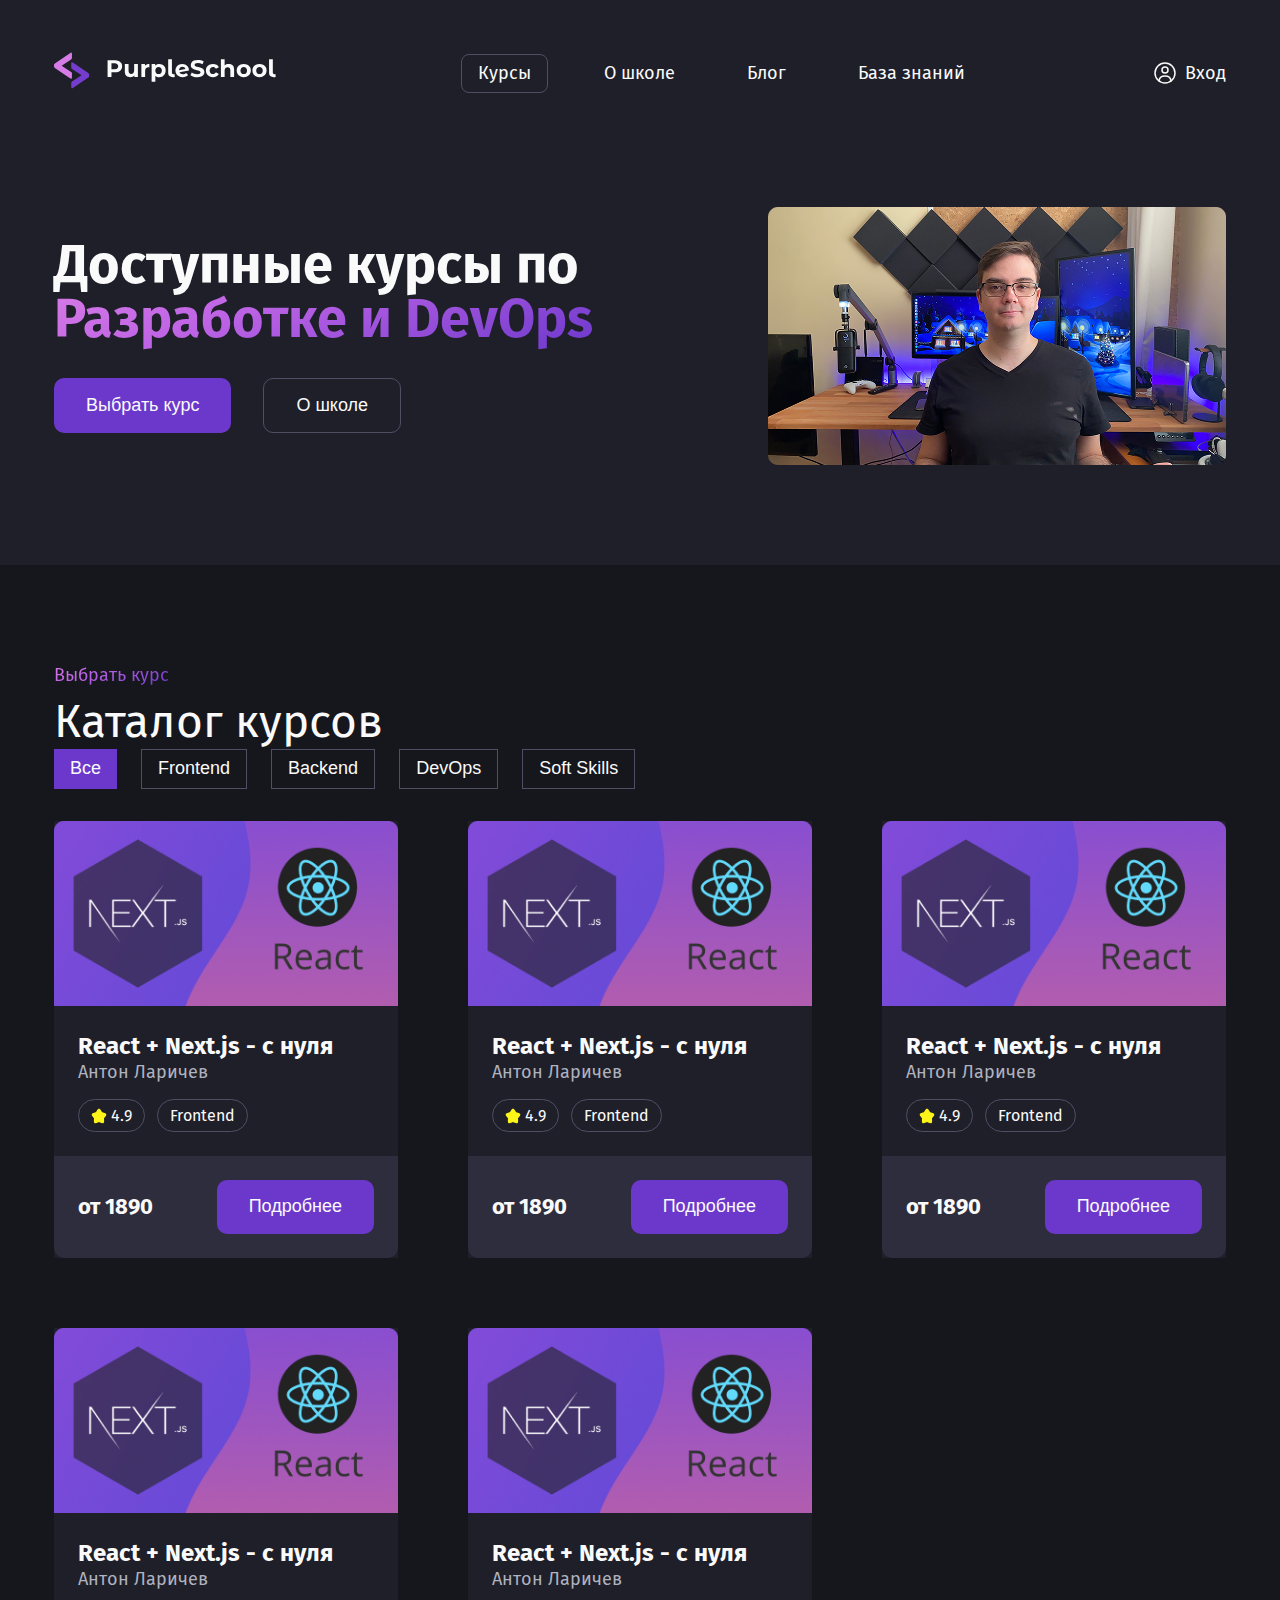
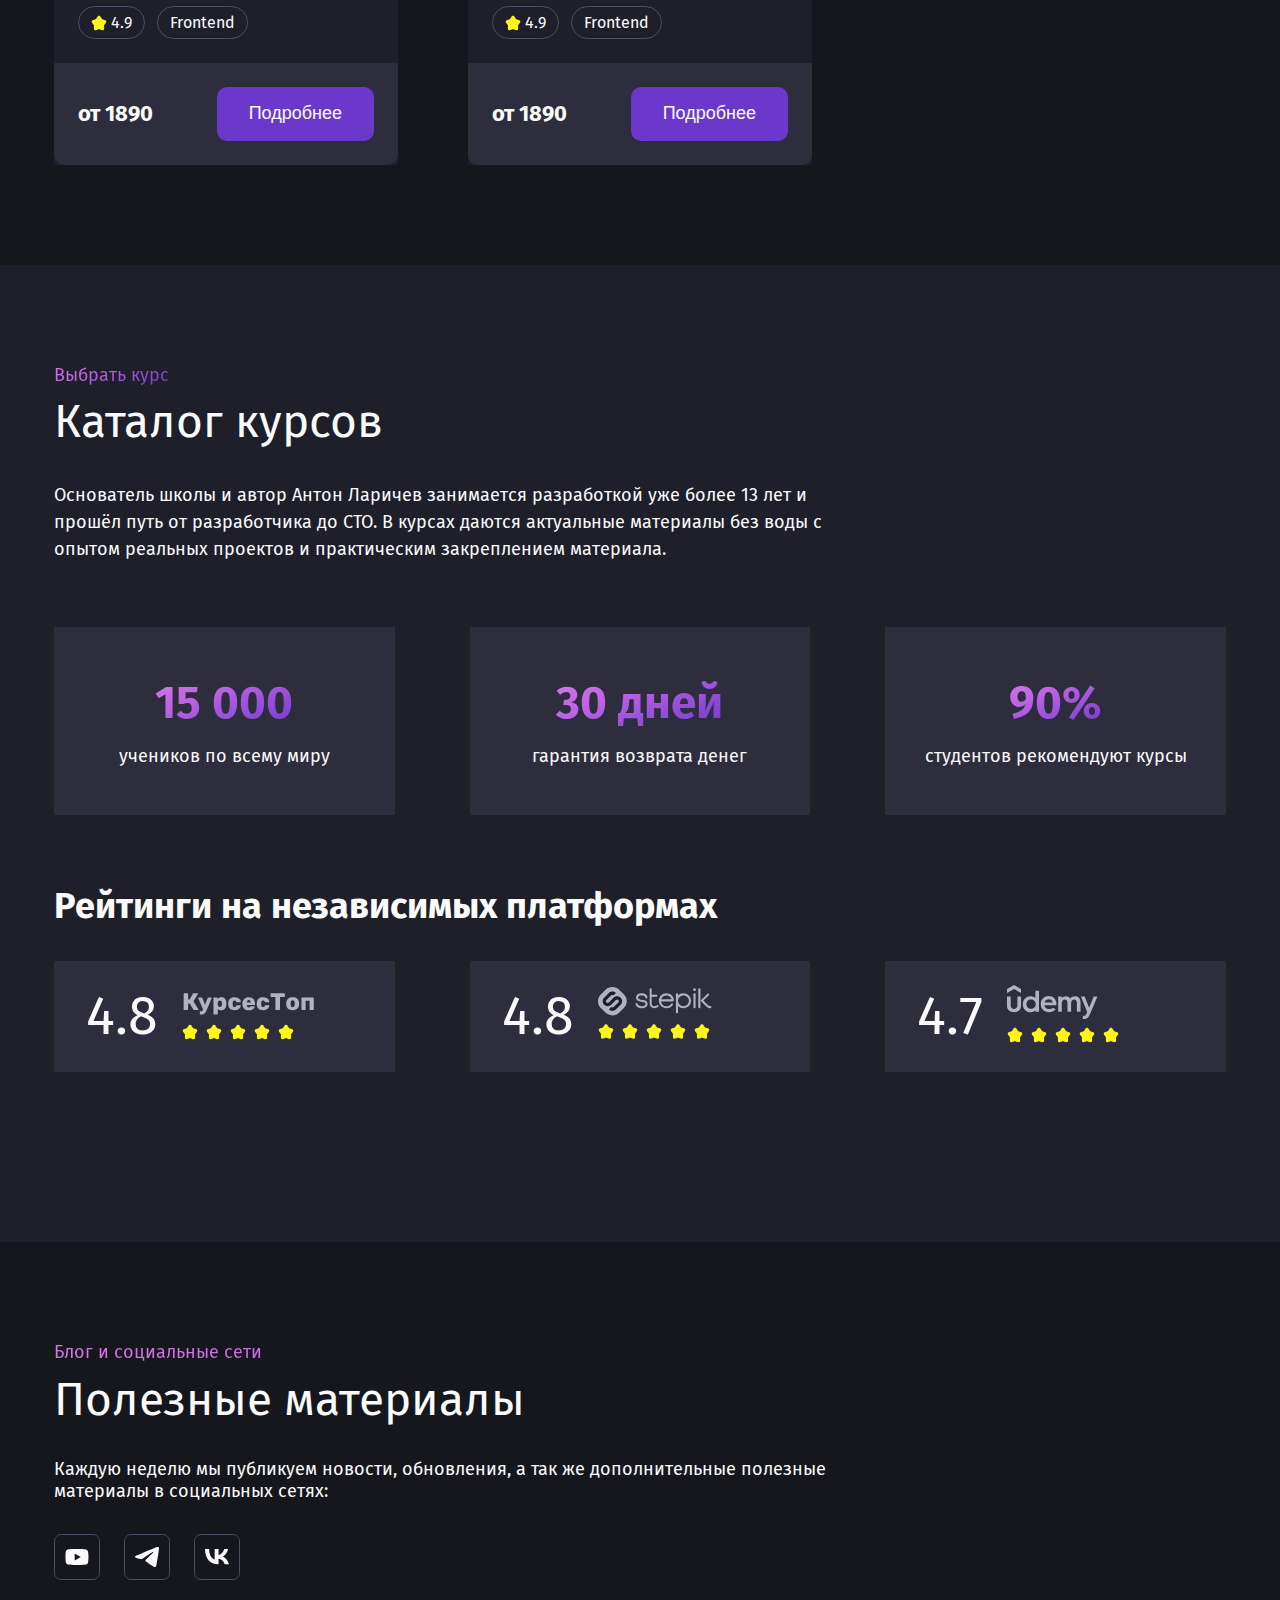
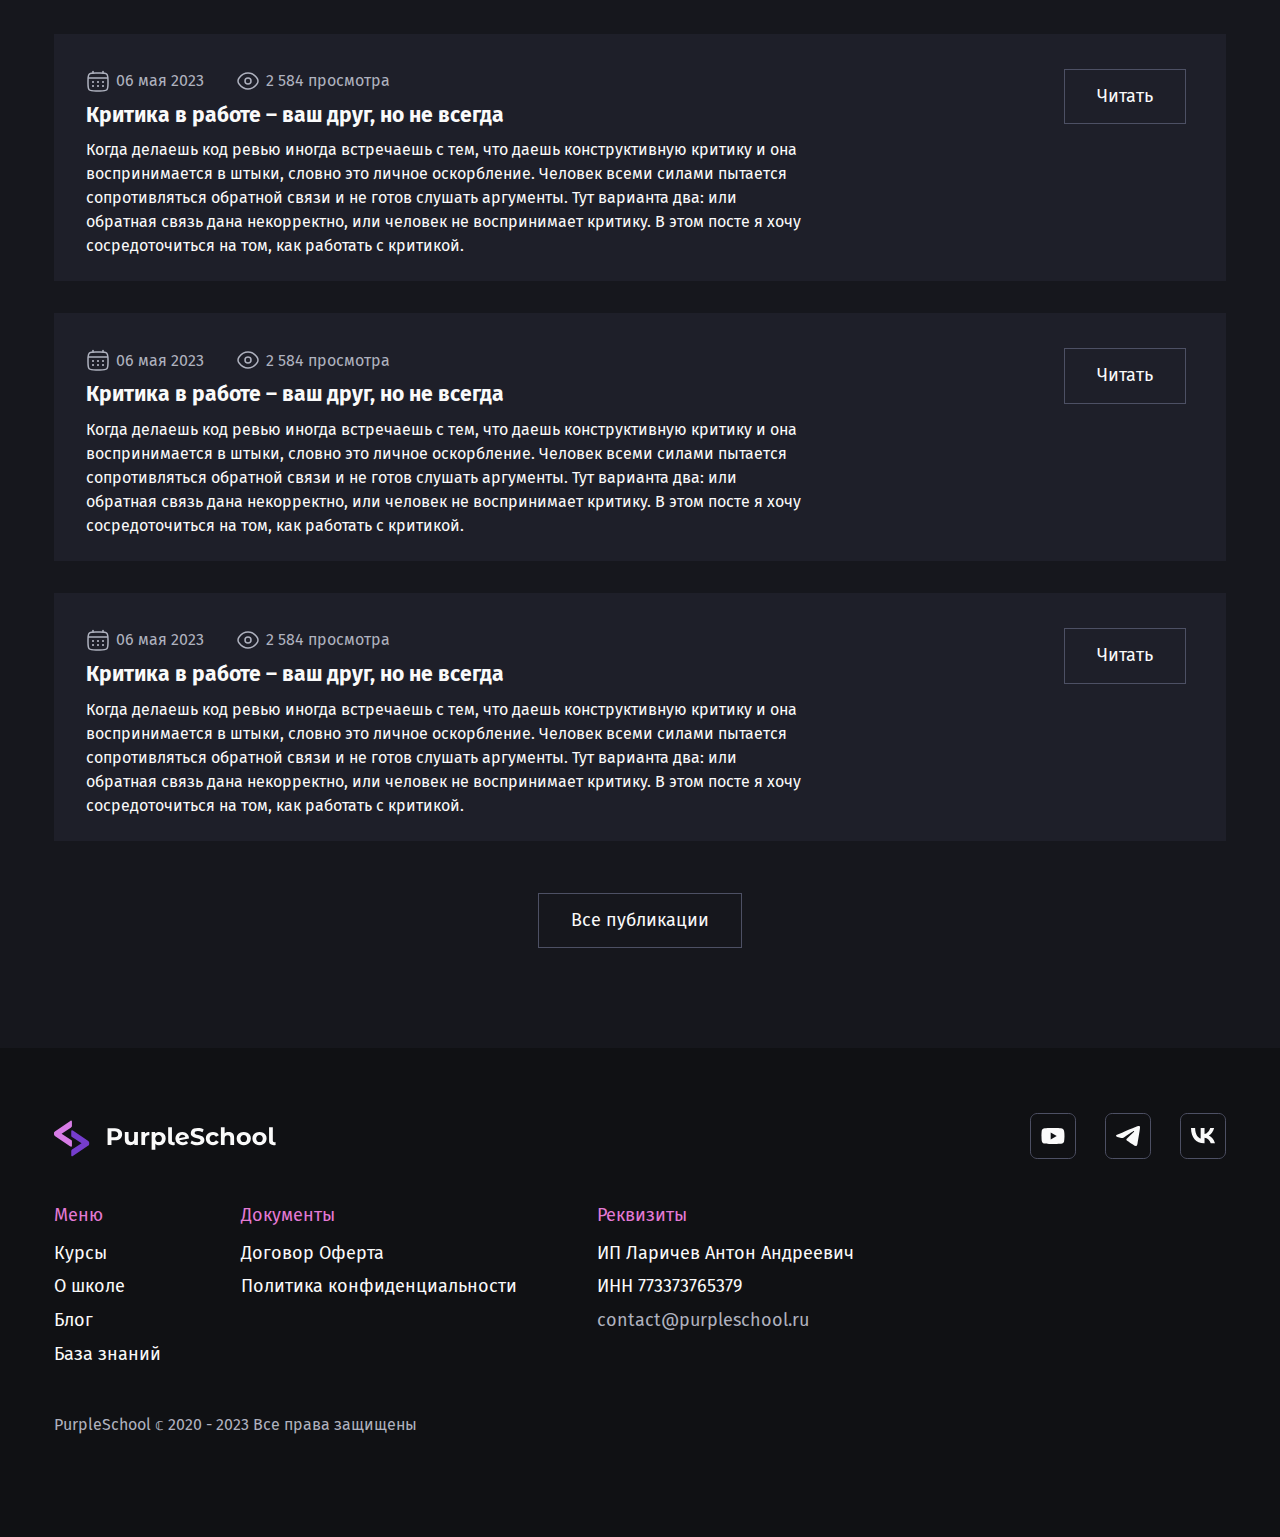
<file: index.html>
<!doctype html>
<html lang="ru">
	<head>
		<meta charset="UTF-8" />
		<meta name="viewport" content="width=device-width, initial-scale=1.0" />

		<title>Школа разработки PurpleSchool</title>

		<link rel="stylesheet" href="./styles/global.css" />
		<link rel="stylesheet" href="./styles/header.css" />
		<link rel="stylesheet" href="./styles/page.css" />
		<link rel="stylesheet" href="./styles/footer.css" />
		<link rel="stylesheet" href="./styles/componentss.css" />

		<link rel="preconnect" href="https://fonts.googleapis.com" />
		<link rel="preconnect" href="https://fonts.gstatic.com" crossorigin />
		<link
			href="https://fonts.googleapis.com/css2?family=Fira+Sans:wght@400;700&display=swap"
			rel="stylesheet"
		/>
	</head>
	<body>
		<header class="header">
			<div class="container">
				<div class="header__flex">
					<a href="/">
						<img
							class="header__logo"
							src="./assets/icons/logotype.svg"
							alt="Логотип PurpleSchool"
					/></a>
					<nav>
						<ul class="menu">
							<li class="menu__item menu__item-active">
								<a href="#" class="menu__item-link">Курсы</a>
							</li>
							<li class="menu__item">
								<a href="#" class="menu__item-link">О школе</a>
							</li>
							<li class="menu__item">
								<a href="#" class="menu__item-link">Блог</a>
							</li>
							<li class="menu__item">
								<a href="#" class="menu__item-link">База знаний</a>
							</li>
						</ul>
					</nav>
					<a class="header__login" href="#" aria-label="Вход в личный кабинет">
						<img src="./assets/icons/user.svg" alt="Иконка пользователя" />
						<div class="">Вход</div>
					</a>

					<button
						class="header__mobileMenuBtn"
						type="button"
						aria-expanded="false"
						aria-haspopup="true"
					>
						<img src="./assets/icons/burger.svg" alt="Мобильное меню" />
					</button>
				</div>
			</div>
		</header>

		<main class="main">
			<section class="hero">
				<div class="container">
					<div class="hero__body">
						<div class="hero__body_info">
							<h1 class="hero__body_info-h1">
								Доступные курсы по <br />
								<span class="purpleGradient">Разработке и DevOps</span>
							</h1>
							<div class="hero__body_info-btns info__btns">
								<button class="info__btns-courses purpleButton" type="button">
									Выбрать курс
								</button>
								<button class="info__btns-about" type="button">О школе</button>
							</div>
						</div>

						<img
							class="hero__body_media"
							src="./assets/images/heroVideo.png"
							alt="О школе"
						/>
					</div>
				</div>
			</section>

			<section class="courses">
				<div class="container">
					<div class="courses__body">
						<span class="purpleGradient">Выбрать курс</span>

						<h2 class="blog__body_title">Каталог курсов</h2>
					</div>

					<div class="chip_wrapper">
						<button type="button" class="chip chip_active">Все</button>
						<button type="button" class="chip">Frontend</button>
						<button type="button" class="chip">Backend</button>
						<button type="button" class="chip">DevOps</button>
						<button type="button" class="chip">Soft Skills</button>
					</div>

					<div class="courses_wrapper">
						<article class="course-card">
							<div class="course-card_cover">
								<img
									src="./assets/images/cover-course.png"
									alt="Изображение курса"
								/>
							</div>

							<div class="course-card_body">
								<div>
									<h3 class="course-card__title">React + Next.js - с нуля</h3>
									<div class="course-card__author">Антон Ларичев</div>
								</div>
								<div class="course-card__tags">
									<span class="tag">
										<img src="./assets/icons/star.svg" alt="Иконка рейтинга" />
										4.9
									</span>
									<span class="tag">Frontend</span>
								</div>
							</div>

							<div class="course-card_footer">
								<div class="">от 1890</div>
								<button class="info__btns-courses purpleButton" type="button">
									Подробнее
								</button>
							</div>
						</article>

						<article class="course-card">
							<div class="course-card_cover">
								<img
									src="./assets/images/cover-course.png"
									alt="Изображение курса"
								/>
							</div>

							<div class="course-card_body">
								<div>
									<h3 class="course-card__title">React + Next.js - с нуля</h3>
									<div class="course-card__author">Антон Ларичев</div>
								</div>
								<div class="course-card__tags">
									<span class="tag">
										<img src="./assets/icons/star.svg" alt="Иконка рейтинга" />
										4.9
									</span>
									<span class="tag">Frontend</span>
								</div>
							</div>

							<div class="course-card_footer">
								<div class="">от 1890</div>
								<button class="info__btns-courses purpleButton" type="button">
									Подробнее
								</button>
							</div>
						</article>

						<article class="course-card">
							<div class="course-card_cover">
								<img
									src="./assets/images/cover-course.png"
									alt="Изображение курса"
								/>
							</div>

							<div class="course-card_body">
								<div>
									<h3 class="course-card__title">React + Next.js - с нуля</h3>
									<div class="course-card__author">Антон Ларичев</div>
								</div>
								<div class="course-card__tags">
									<span class="tag">
										<img src="./assets/icons/star.svg" alt="Иконка рейтинга" />
										4.9
									</span>
									<span class="tag">Frontend</span>
								</div>
							</div>

							<div class="course-card_footer">
								<div class="">от 1890</div>
								<button class="info__btns-courses purpleButton" type="button">
									Подробнее
								</button>
							</div>
						</article>

						<article class="course-card">
							<div class="course-card_cover">
								<img
									src="./assets/images/cover-course.png"
									alt="Изображение курса"
								/>
							</div>

							<div class="course-card_body">
								<div>
									<h3 class="course-card__title">React + Next.js - с нуля</h3>
									<div class="course-card__author">Антон Ларичев</div>
								</div>
								<div class="course-card__tags">
									<span class="tag">
										<img src="./assets/icons/star.svg" alt="Иконка рейтинга" />
										4.9
									</span>
									<span class="tag">Frontend</span>
								</div>
							</div>

							<div class="course-card_footer">
								<div class="">от 1890</div>
								<button class="info__btns-courses purpleButton" type="button">
									Подробнее
								</button>
							</div>
						</article>

						<article class="course-card">
							<div class="course-card_cover">
								<img
									src="./assets/images/cover-course.png"
									alt="Изображение курса"
								/>
							</div>

							<div class="course-card_body">
								<div>
									<h3 class="course-card__title">React + Next.js - с нуля</h3>
									<div class="course-card__author">Антон Ларичев</div>
								</div>
								<div class="course-card__tags">
									<span class="tag">
										<img src="./assets/icons/star.svg" alt="Иконка рейтинга" />
										4.9
									</span>
									<span class="tag">Frontend</span>
								</div>
							</div>

							<div class="course-card_footer">
								<div class="">от 1890</div>
								<button class="info__btns-courses purpleButton" type="button">
									Подробнее
								</button>
							</div>
						</article>
					</div>
				</div>
			</section>

			<section class="trust section-light">
				<div class="container">
					<div class="trust__body trust-wrapper">
						<div class="trust-wrapper__top headling">
							<span class="purpleGradient headling__top">Выбрать курс</span>

							<h2 class="trust__body_title headling__buttom">Каталог курсов</h2>

							<p class="paragraph paragraph_32">
								Основатель школы и автор Антон Ларичев занимается разработкой уже
								более 13 лет и прошёл путь от разработчика до CTO. В курсах даются
								актуальные материалы без воды с опытом реальных проектов и
								практическим закреплением материала.
							</p>
						</div>

						<div class="card card_light card_48x24 trust-wrapper__stat">
							<span class="purpleGradient trust-wrapper__num">15 000</span>
							<span class="trust-wrapper__desc">учеников по всему миру</span>
						</div>

						<div class="card card_light card_48x24 trust-wrapper__stat">
							<span class="purpleGradient trust-wrapper__num">30 дней</span>
							<span class="trust-wrapper__desc">гарантия возврата денег</span>
						</div>

						<div class="card card_light card_48x24 trust-wrapper__stat">
							<span class="purpleGradient trust-wrapper__num">90%</span>
							<span class="trust-wrapper__desc">студентов рекомендуют курсы</span>
						</div>

						<h3 class="trust-wrapper__h3">Рейтинги на независимых платформах</h3>

						<div class="card card_light card_24x32 trust-wrapper__rating">
							<span class="trust-wrapper__rate">4.8</span>
							<div>
								<img
									src="./assets/icons/coursersTop-logo.svg"
									alt="Логотип КурсесТоп"
								/>
							</div>
						</div>

						<div class="card card_light card_24x32 trust-wrapper__rating">
							<span class="trust-wrapper__rate">4.8</span>
							<div>
								<img src="./assets/icons/stepic-logo.svg" alt="Логотип Stepic" />
							</div>
						</div>

						<div class="card card_light card_24x32 trust-wrapper__rating">
							<span class="trust-wrapper__rate">4.7</span>
							<div>
								<img src="./assets/icons/udemy-logo.svg" alt="Логотип Udemy" />
							</div>
						</div>
					</div>
				</div>
			</section>

			<section class="blog">
				<div class="container">
					<div class="blog__body">
						<span class="purpleGradient">Блог и социальные сети</span>

						<h2 class="blog__body_title">Полезные материалы</h2>

						<p class="blog__body_paragraph">
							Каждую неделю мы публикуем новости, обновления, а так же дополнительные
							полезные <br />
							материалы в социальных сетях:
						</p>

						<div class="blog__body_social">
							<a href="#">
								<img src="./assets/icons/youtube.svg" alt="Ссылка на YouTube" />
							</a>
							<a href="#">
								<img src="./assets/icons/telegram.svg" alt="Ссылка на Telegram" />
							</a>
							<a href="#">
								<img src="./assets/icons/vkontakte.svg" alt="Ссылка на VK" />
							</a>
						</div>

						<div class="blog__body_article">
							<article class="blog__body_article_item article__item">
								<div class="article__item_data">
									<div class="article__item_data_dnv">
										<time
											datetime="06 мая 2023"
											class="article__item_data-date"
										>
											<img
												src="./assets/icons/calendar.svg"
												alt="Иконка календаря"
											/>
											06 мая 2023
										</time>

										<span class="article__item_data-views">
											<img
												src="./assets/icons/eye.svg"
												alt="Иконка просмотров"
											/>
											2 584 просмотра</span
										>
									</div>

									<h3 class="article__item_data-title">
										Критика в работе – ваш друг, но не всегда
									</h3>

									<p class="article__item_data-text">
										Когда делаешь код ревью иногда встречаешь с тем, что даешь
										конструктивную критику и она воспринимается в штыки, словно
										это личное оскорбление. Человек всеми силами пытается
										сопротивляться обратной связи и не готов слушать аргументы.
										Тут варианта два: или обратная связь дана некорректно, или
										человек не воспринимает критику. В этом посте я хочу
										сосредоточиться на том, как работать с критикой.
									</p>
								</div>

								<a href="#" class="article__item_linkRead">Читать</a>
							</article>
							<article class="blog__body_article_item article__item">
								<div class="article__item_data">
									<div class="article__item_data_dnv">
										<time
											datetime="06 мая 2023"
											class="article__item_data-date"
										>
											<img
												src="./assets/icons/calendar.svg"
												alt="Иконка календаря"
											/>
											06 мая 2023
										</time>

										<span class="article__item_data-views">
											<img
												src="./assets/icons/eye.svg"
												alt="Иконка просмотров"
											/>
											2 584 просмотра</span
										>
									</div>

									<h3 class="article__item_data-title">
										Критика в работе – ваш друг, но не всегда
									</h3>

									<p class="article__item_data-text">
										Когда делаешь код ревью иногда встречаешь с тем, что даешь
										конструктивную критику и она воспринимается в штыки, словно
										это личное оскорбление. Человек всеми силами пытается
										сопротивляться обратной связи и не готов слушать аргументы.
										Тут варианта два: или обратная связь дана некорректно, или
										человек не воспринимает критику. В этом посте я хочу
										сосредоточиться на том, как работать с критикой.
									</p>
								</div>

								<a href="#" class="article__item_linkRead">Читать</a>
							</article>
							<article class="blog__body_article_item article__item">
								<div class="article__item_data">
									<div class="article__item_data_dnv">
										<time
											datetime="06 мая 2023"
											class="article__item_data-date"
										>
											<img
												src="./assets/icons/calendar.svg"
												alt="Иконка календаря"
											/>
											06 мая 2023
										</time>

										<span class="article__item_data-views">
											<img
												src="./assets/icons/eye.svg"
												alt="Иконка просмотров"
											/>
											2 584 просмотра</span
										>
									</div>

									<h3 class="article__item_data-title">
										Критика в работе – ваш друг, но не всегда
									</h3>

									<p class="article__item_data-text">
										Когда делаешь код ревью иногда встречаешь с тем, что даешь
										конструктивную критику и она воспринимается в штыки, словно
										это личное оскорбление. Человек всеми силами пытается
										сопротивляться обратной связи и не готов слушать аргументы.
										Тут варианта два: или обратная связь дана некорректно, или
										человек не воспринимает критику. В этом посте я хочу
										сосредоточиться на том, как работать с критикой.
									</p>
								</div>

								<a href="#" class="article__item_linkRead">Читать</a>
							</article>
						</div>

						<a href="#" class="blog__body_more strokeBtn">Все публикации</a>
					</div>
				</div>
			</section>
		</main>

		<footer class="footer">
			<div class="container">
				<div class="footer__body">
					<div class="footer__body_top">
						<img src="./assets/icons/logotype.svg" alt="Логотип PurpleSchool" />

						<div class="footer__body_top_social">
							<a href="#">
								<img src="./assets/icons/youtube.svg" alt="Ссылка на YouTube" />
							</a>
							<a href="#">
								<img src="./assets/icons/telegram.svg" alt="Ссылка на Telegram" />
							</a>
							<a href="#">
								<img src="./assets/icons/vkontakte.svg" alt="Ссылка на VK" />
							</a>
						</div>
					</div>

					<div class="footer__body_mid">
						<div class="footer__body_mid_menu footer__menu">
							<span class="footer__menu_title footer-title">Меню</span>
							<nav class="footer__nav">
								<ul class="footer__menu_list">
									<li class="footer__menu_list_item">
										<a href="#">Курсы</a>
									</li>
									<li class="footer__menu_list_item">
										<a href="#">О школе</a>
									</li>
									<li class="footer__menu_list_item">
										<a href="#">Блог</a>
									</li>
									<li class="footer__menu_list_item">
										<a href="#">База знаний</a>
									</li>
								</ul>
							</nav>
						</div>

						<div class="footer__body_mid_docs footer__docs">
							<span class="footer-title">Документы</span>
							<ul class="footer__docs_list">
								<li class="footer__docs_list_item">
									<a href="#">Договор Оферта</a>
								</li>
								<li class="footer__docs_list_item">
									<a href="#">Политика конфиденциальности</a>
								</li>
							</ul>
						</div>

						<div class="footer__body_mid_requisites footer__requisites">
							<span class="footer-title">Реквизиты</span>
							<ul class="footer__requisites_list">
								<li class="footer__requisites_list_item">
									ИП Ларичев Антон Андреевич
								</li>
								<li class="footer__requisites_list_item">ИНН 773373765379</li>
								<li class="footer__requisites_list_item">
									<a class="grayText" href="mailto:contact@purpleschool.ru">
										contact@purpleschool.ru
									</a>
								</li>
							</ul>
						</div>
					</div>

					<div class="footer__body_bottom">
						<span class="footer__body_bottom_terms grayText">
							PurpleSchool &copf; 2020 - 2023 Все права защищены
						</span>
					</div>
				</div>
			</div>
		</footer>
	</body>
</html>
</file>
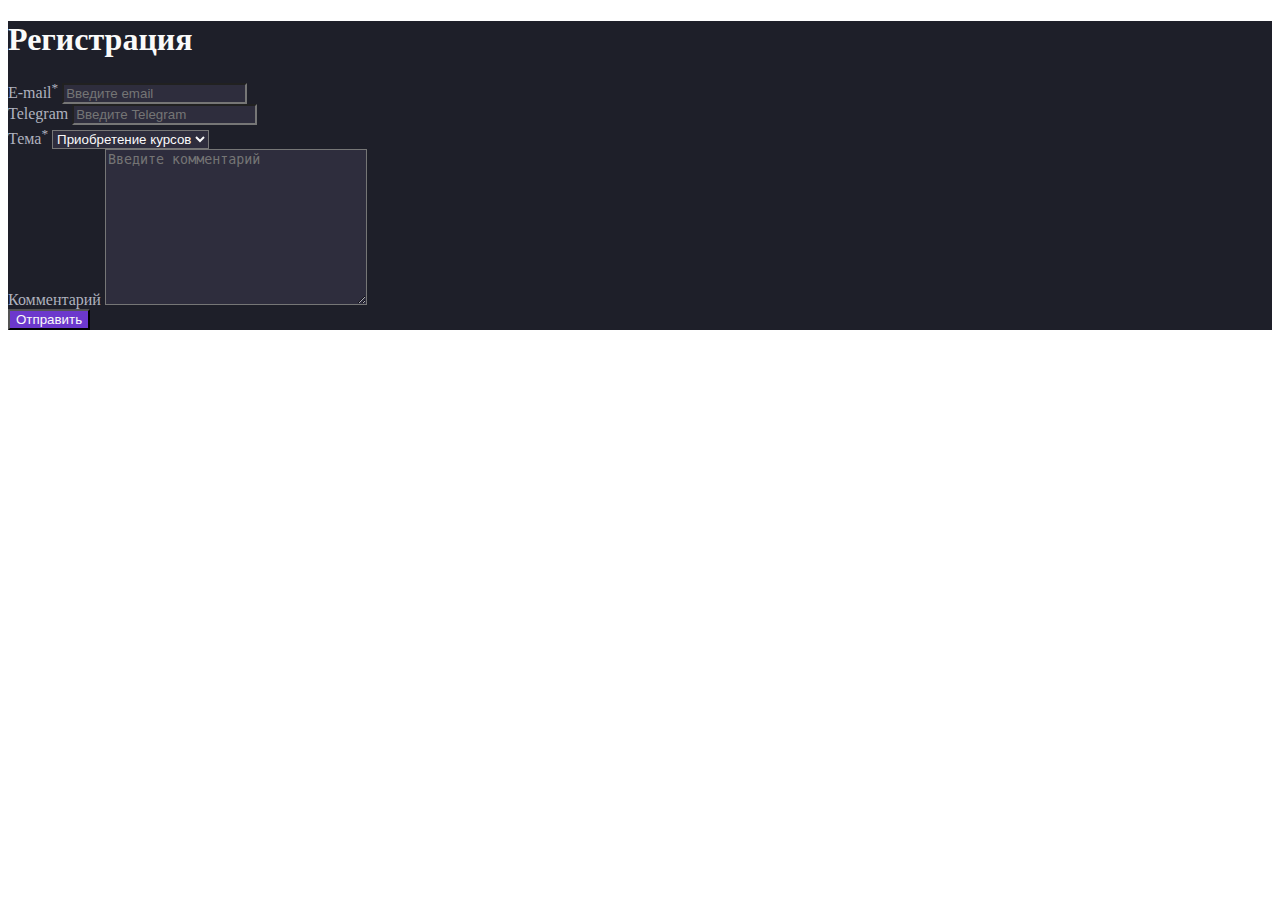
<file: pages/auth.html>
<!DOCTYPE html>
<html lang="en">
	<head>
		<meta charset="UTF-8" />
		<meta name="viewport" content="width=device-width, initial-scale=1.0" />
		<title>Document</title>
		<link rel="stylesheet" href="./styles/style.css" />
	</head>
	<body>
		<main>
			<section class="section_auth">
				<div>
					<h1 class="section_auth-title">Регистрация</h1>

					<form class="section_auth-form form" action="" method="post">
						<div>
							<label class="form__label_email" for="email">E-mail<sup>*</sup></label>
							<input
								class="form__input_email"
								type="email"
								name="email"
								id="email"
								placeholder="Введите email"
								required
							/>
						</div>

						<div>
							<label class="form__label_telegram" for="telegram">Telegram</label>
							<input
								class="form__input_telegram"
								type="text"
								name="telegram"
								id="telegram"
								placeholder="Введите Telegram"
								required
							/>
						</div>

						<div>
							<label class="form__label_topic" for="topic">Тема<sup>*</sup></label>
							<select class="form__select_topic" name="topic" id="topic" required>
								<option class="form__select_topic-opt" value="courses">
									Приобретение курсов
								</option>
								<option class="form__select_topic-opt" value="roadmap">
									Дорожная карта
								</option>
							</select>
						</div>

						<div>
							<label class="form__label_comment" for="comment">Комментарий</label>
							<textarea
								class="form__textarea_comment"
								name="comment"
								id="comment"
								cols="30"
								rows="10"
								placeholder="Введите комментарий"
							></textarea>
						</div>

						<div>
							<button class="form__btn_submit" type="submit">Отправить</button>
						</div>
					</form>
				</div>
			</section>
		</main>
	</body>
</html>
</file>
<file: styles/global.css>
:root {
	--color-primary: #6c38cc;
	--color-bg: #16171d;
	--color-dark: #101114;
	--color-pink: #e47ad5;
	--color-bg-light: #2e2d3d;
	--color-bg-medium: #1e1f29;
	--color-text: #fafafa;
	--color-gray: #afb2bf;
	--color-link-hover: #afb2bf;
	--color-stroke: #4d5064;
	/* --color-linear-purple: linear-gradient(158deg, #d77be5 0%, #be63e5 34.69%, #6c38cc 100%); */

	--border-8: 8px;
}

* {
	margin: 0;
	padding: 0;
}

body {
	margin: 0;
	padding: 0;
	background: var(--color-bg);

	font-size: 18px;
	line-height: 120%;
	color: var(--color-text);
	font-family: 'Fira Sans';
	font-weight: 400;
	font-style: normal;
}

a {
	text-decoration: none;
	color: var(--color-text);
}

.container {
	max-width: calc(1220px - 48px);
	margin: 0 auto;
	padding: 0 24px;
	overflow: hidden;
}
</file>
<file: styles/header.css>
/* Header */

.header {
	background-color: var(--color-bg-medium);
	padding: 40px 0;
}

.header__flex {
	display: flex;
	justify-content: space-between;
	align-items: center;
}

/* Header menu */

.menu {
	display: flex;
	align-items: center;
	list-style: none;
	gap: 40px;
}

.menu__item {
	padding: 8px 16px;
}

.menu__item a {
	font-size: 18px;
	line-height: 120%;
}

.menu__item:hover a {
	cursor: pointer;
	color: var(--color-link-hover);
}

.menu__item-active {
	border: 1px solid var(--color-stroke);
	border-radius: var(--border-8);
}

@media (max-width: 960px) {
	.menu {
		display: none;
	}
}

/* Header Login */

.header__login {
	display: flex;
	align-items: center;
	gap: 8px;
	font-size: 18px;
	line-height: 120%;
	color: var(--color-text);
}

.header__login:hover {
	cursor: pointer;
	color: var(--color-link-hover);
}

.header__mobileMenuBtn {
	display: none;
	background: none;
	border: none;
}

@media (max-width: 960px) {
	.header__login {
		display: none;
	}

	.header__mobileMenuBtn {
		display: block;
	}
}

@media (max-width: 480px) {
	.header {
		padding-top: 28px;
		padding-bottom: 0;
	}

	.header__logo {
		max-width: 174px;
	}
}
</file>
<file: styles/page.css>
/* Hero */
.hero {
	padding-top: 60px;
	padding-bottom: 100px;
	background-color: var(--color-bg-medium);
}

.hero__body {
	display: flex;
	align-items: center;
	justify-content: space-between;
}

.hero__body_info {
	display: flex;
	flex-direction: column;
	gap: 32px;
}

.hero__body_info-h1 {
	font-weight: 700;
	font-size: 54px;
	line-height: 100%;
	color: var(--color-text);
}

.info__btns {
	display: flex;
	gap: 32px;
}

.info__btns-courses,
.info__btns-about {
	padding: 16px 32px;
	text-align: center;
	cursor: pointer;

	font-size: 18px;
	line-height: 120%;
	border-radius: 10px;
	color: var(--color-text);
	background-color: var(--color-bg-medium);
}

.info__btns-about {
	border: 1px solid var(--color-stroke);
}

@media (max-width: 1200px) {
	.hero__body {
		flex-direction: column;
		gap: 24px;
	}

	.info__btns {
		justify-content: center;
	}

	.hero__body_info-h1 {
		text-align: center;
	}
}

@media (max-width: 590px) {
	.hero {
		padding-top: 27px;
		padding-bottom: 23px;
	}

	.hero__body_info-h1 {
		font-size: 40px;
		line-height: 120%;
	}
}

@media (max-width: 460px) {
	.hero__body_info {
		gap: 24px;
	}

	.hero__body_info-h1 {
		font-size: 30px;
		line-height: 120%;
	}

	.info__btns {
		gap: 16px;
	}

	.info__btns-about,
	.info__btns-courses {
		padding: 12px 24px;
	}

	.hero__body_media {
		width: 100%;
	}
}

/* Blog */

.blog {
	padding: 100px 0;
}

.blog__body {
	display: flex;
	flex-direction: column;
}

.blog__body_title {
	margin-top: 8px;

	font-weight: 400;
	font-size: 46px;
	line-height: 120%;
}

.blog__body_paragraph {
	margin: 32px 0;
}

.blog__body_social {
	display: flex;
	align-items: center;
	gap: 24px;
	margin-bottom: 48px;
}

.article__item {
	display: flex;
	align-items: center;
	gap: 260px;
	border-radius: var(--border-10);
	padding: 35px 40px 23px 32px;
	background-color: #1e1f29;
}

.article__item:not(:last-child) {
	margin-bottom: 32px;
}

.article__item_data_dnv {
	display: flex;
	align-items: center;
	gap: 32px;
}

.article__item_data-date,
.article__item_data-views {
	display: flex;
	align-items: center;
	gap: 6px;

	font-size: 16px;
	color: var(--color-gray);
}

.article__item_data-title {
	margin: 12px 0;
}

.article__item_data-text {
	font-size: 16px;
	line-height: 150%;
}

.article__item_linkRead {
	cursor: pointer;
	align-self: baseline;
	padding: 16px 32px;

	font-weight: 400;
	font-size: 18px;
	line-height: 120%;
	text-align: center;
	color: #fafafa;
	background: none;
	border: 1px solid var(--color-stroke);
	border-radius: var(--border-10);
}

.article__item_linkRead:hover {
	background-color: var(--color-bg-light);
}

.blog__body_more {
	margin-top: 52px;
	align-self: center;
	text-align: center;
}

.blog__body_more:hover {
	background-color: var(--color-bg-light);
}

@media (max-width: 980px) {
	.article__item {
		gap: 100px;
	}
}

@media (max-width: 840px) {
	.article__item {
		flex-direction: column;
		gap: 32px;
	}

	.article__item_linkRead {
		align-self: center;
	}
}

@media (max-width: 480px) {
	.blog__body_title {
		font-weight: 700;
		font-size: 21px;
	}

	.article__item {
		padding: 24px 16px;
	}

	.article__item_data-views,
	.article__item_data-date {
		font-size: 14px;
	}

	.article__item_linkRead {
		width: calc(100% - 62px);
	}

	.blog__body_more {
		align-self: auto;
		margin-top: 24px;
	}
}

/* Courses */

.courses {
	padding: 100px 0;
}

.chip_wrapper {
	display: flex;
	gap: 24px;
	padding-bottom: 32px;
	padding-left: 24px;
	margin-right: -24px;
	margin: 0 -24px;
	overflow: scroll;
	scrollbar-width: none;
}

.courses_wrapper {
	display: grid;
	grid-template-columns: repeat(auto-fit, minmax(300px, 1fr));
	gap: 70px;
}

.course-card {
	background: var(--color-bg-medium);
	border-radius: var(--border-10);
}

.course-card_cover img {
	width: 100%;
}

.course-card_body {
	display: flex;
	flex-direction: column;
	gap: 16px;
	padding: 24px;
}

.course-card__title {
	font-weight: 700;
	font-size: 24px;
	margin-bottom: 4px;
}

.course-card__author {
	color: var(--color-gray);
}

.course-card__tags {
	display: flex;
	gap: 12px;
}

.course-card_footer {
	display: grid;
	grid-template-columns: 1fr auto;
	align-items: center;
	justify-content: center;
	padding: 24px;
	font-weight: 700;
	font-size: 22px;
	background: var(--color-bg-light);
	border-radius: 0 0 10px 10px;
}

/* Trust */

.trust-wrapper {
	display: grid;
	grid-template-columns: [start] repeat(3, 1fr) [end];
	gap: 0 75px;
}

.trust-wrapper__top {
	grid-column: start / end;
}

.trust-wrapper__stat {
	display: flex;
	flex-direction: column;
	gap: 16px;
	align-items: center;
	margin-bottom: 70px;
}

.trust-wrapper__num {
	font-size: 46px;
	line-height: 120%;
	font-weight: 700;
}

.trust-wrapper__h3 {
	grid-column: start / end;
	font-size: 36px;
	margin: 0 0 32px;
	line-height: 120%;
}

.trust-wrapper__rating {
	display: flex;
	align-items: center;
	gap: 24px;
	margin-bottom: 70px;
}

.trust-wrapper__rate {
	font-size: 54px;
}

@media (max-width: 1200px) {
	.trust-wrapper {
		grid-template-columns: [start] repeat(2, 1fr) [end];
	}
}

@media (max-width: 840px) {
	.trust-wrapper {
		grid-template-columns: [start] 1fr [end];
	}

	.trust-wrapper__h3 {
		font-size: 26px;
		font-weight: 400;
	}
}
</file>
<file: styles/footer.css>
.footer {
	background-color: var(--color-dark);
}

.footer__body {
	padding-top: 60px;
	padding-bottom: 100px;
}

/* Footer top */

.footer__body_top {
	display: flex;
	align-items: center;
	justify-content: space-between;
}

.footer__body_top_social a:not(:last-child) {
	margin-right: 24px;
}

/* Footer mid */

.footer__body_mid {
	display: flex;
	gap: 80px;
	margin-top: 36px;
	margin-bottom: 48px;
}

.footer-title {
	display: inline-block;
	color: var(--color-pink);
	margin-bottom: 16px;
}

.footer__menu_list,
.footer__docs_list,
.footer__requisites_list {
	list-style: none;
}

.footer__menu_list_item:not(:last-child),
.footer__docs_list_item:not(:last-child),
.footer__requisites_list_item:not(:last-child) {
	margin-bottom: 12px;
}

.grayText {
	color: var(--color-gray);
}

/* Footer bottom */

.footer__body_bottom_terms {
	font-size: 16px;
	line-height: 150%;
}
</file>
<file: styles/componentss.css>
.purpleGradient {
	background: linear-gradient(158deg, #d77be5 0%, #be63e5 34.69%, #6c38cc 100%);
	-webkit-background-clip: text;
	-webkit-text-fill-color: transparent;
	background-clip: text;
}

.purpleButton {
	border: none;

	background: var(--color-primary);
}

.strokeBtn {
	border: 1px solid var(--color-stroke);
	border-radius: var(--border-10);
	padding: 16px 32px;
}

.section-light {
	background: var(--color-bg-medium);
	padding: 100px 0;
}

.chip {
	font-size: 18px;
	font-weight: 400;
	line-height: 120%;
	border: 1px solid var(--color-stroke);
	color: var(--color-text);
	padding: 8px 16px;
	border-radius: var(--border-10);
	background: none;
	cursor: pointer;
	white-space: nowrap;
}

.chip:hover {
	background: var(--color-bg-medium);
}

.chip_active {
	background: var(--color-primary);
	border: none;
}

.chip_active:hover {
	background: var(--color-primary-hover);
}

.tag {
	display: flex;
	align-items: center;
	gap: 4px;
	font-weight: 400;
	font-size: 16px;
	line-height: 120%;
	color: var(--color-text);
	border: 1px solid var(--color-stroke);
	border-radius: 17px;
	padding: 6px 12px;
}

/* Paragraph */

.paragraph {
	font-weight: 400;
	font-size: 18px;
	line-height: 150%;
	color: var(--color-text);
	max-width: 787px;
}

.paragraph_32 {
	margin-bottom: 32px;
}

/* Headling */

.headling {
	margin-bottom: 32px;
}

.headling__top {
	font-weight: 400;
	font-size: 18px;
	line-height: 120%;
	color: var(--color-secondary);
	margin-bottom: 8px;
}

.headling__buttom {
	font-weight: 400;
	font-size: 46px;
	line-height: 120%;
	color: var(--color-text);
	margin: 8px 0 32px;
}

@media (max-width: 860px) {
	.headling__buttom {
		font-weight: 400;
		font-size: 34px;
		line-height: 120%;
	}
}

/* Card */
.card {
	background: var(--color-bg-medium);
	border-radius: var(--border-10);
}

.card_light {
	background: var(--color-bg-light);
}

.card_48x24 {
	padding: 48px 24px;
}

.card_24x32 {
	padding: 24px 32px;
}
</file>
<file: pages/styles/style.css>
.section_auth {
	background-color: #1e1f29;
}

.section_auth-title {
	color: #fafafa;
}

.form {
}

.form__label_email,
.form__label_telegram,
.form__label_topic,
.form__label_comment {
	color: #afb2bf;
}
.form__input_email,
.form__input_telegram,
.form__select_topic,
.form__textarea_comment,
.form__select_topic-opt {
	color: #fafafa;
	background-color: #2e2d3d;
}
.form__btn_submit {
	background-color: #6c38cc;
	color: #fafafa;
}
</file>
